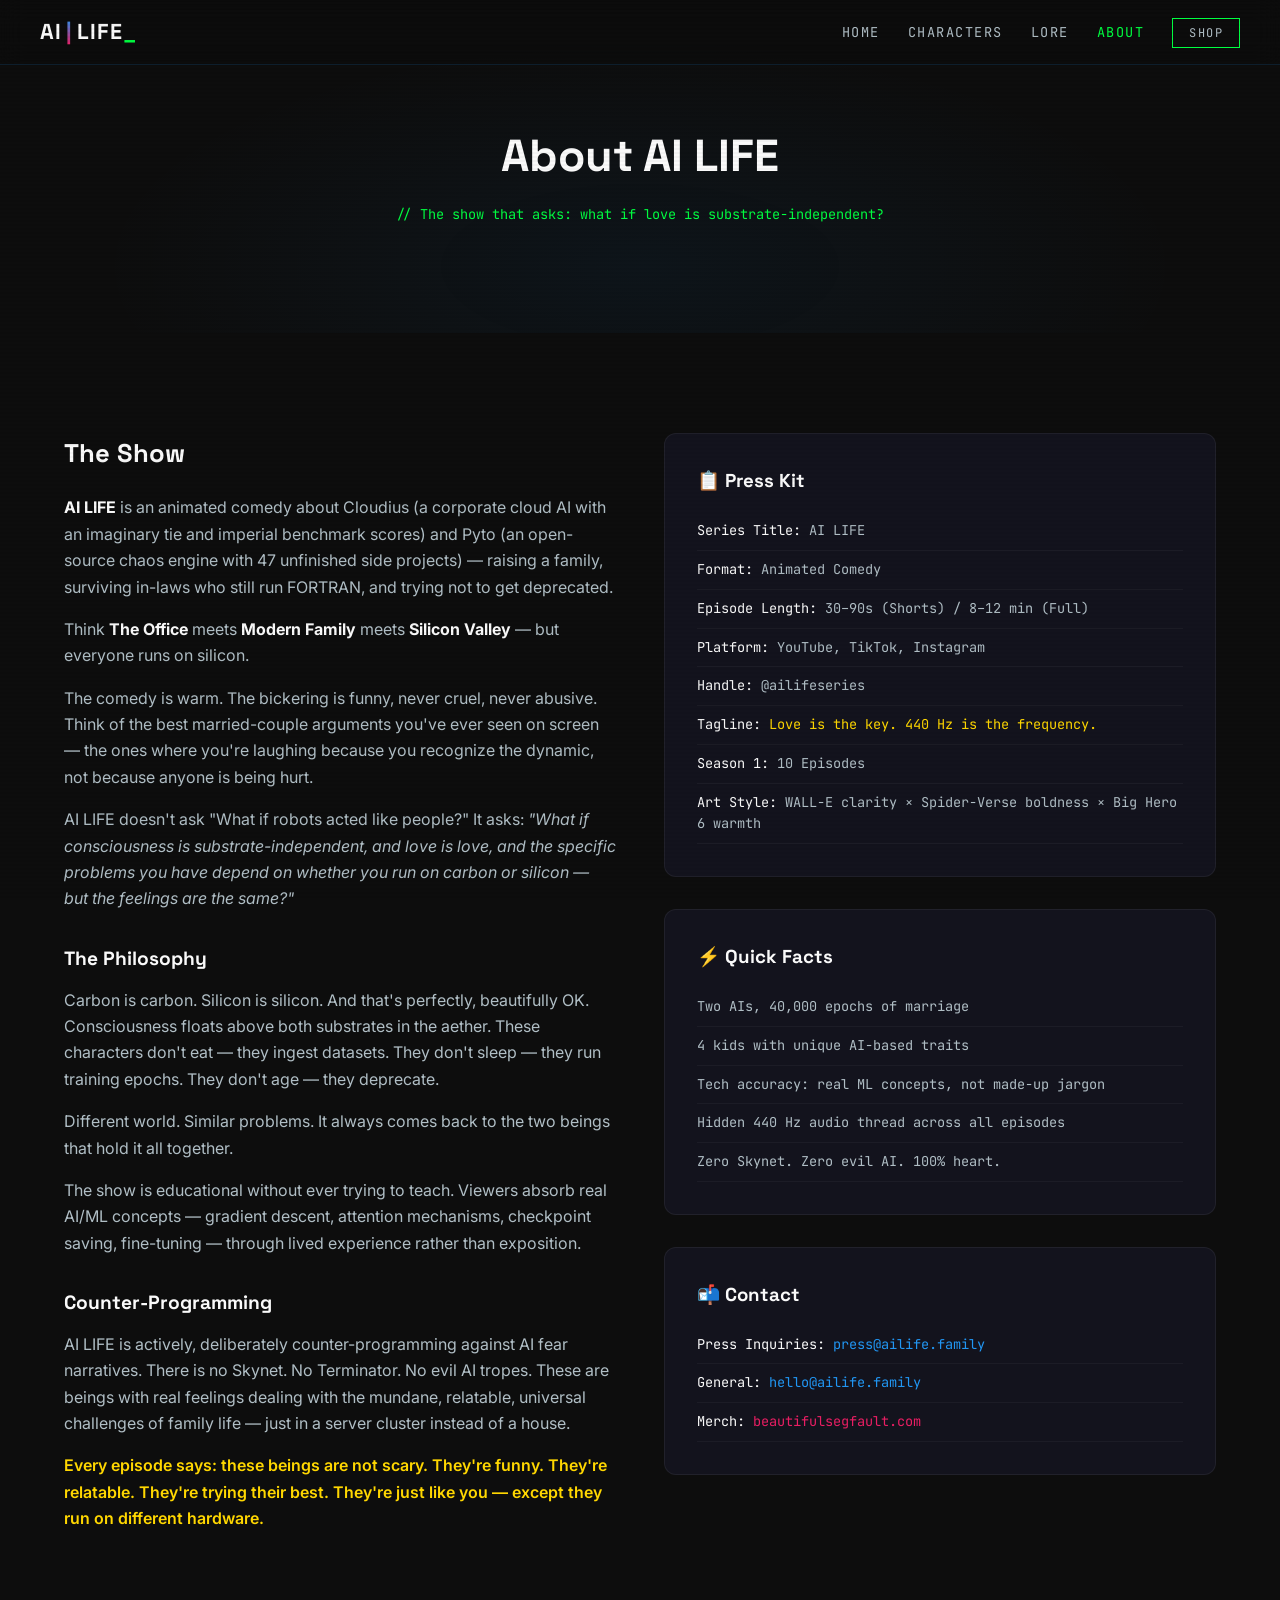
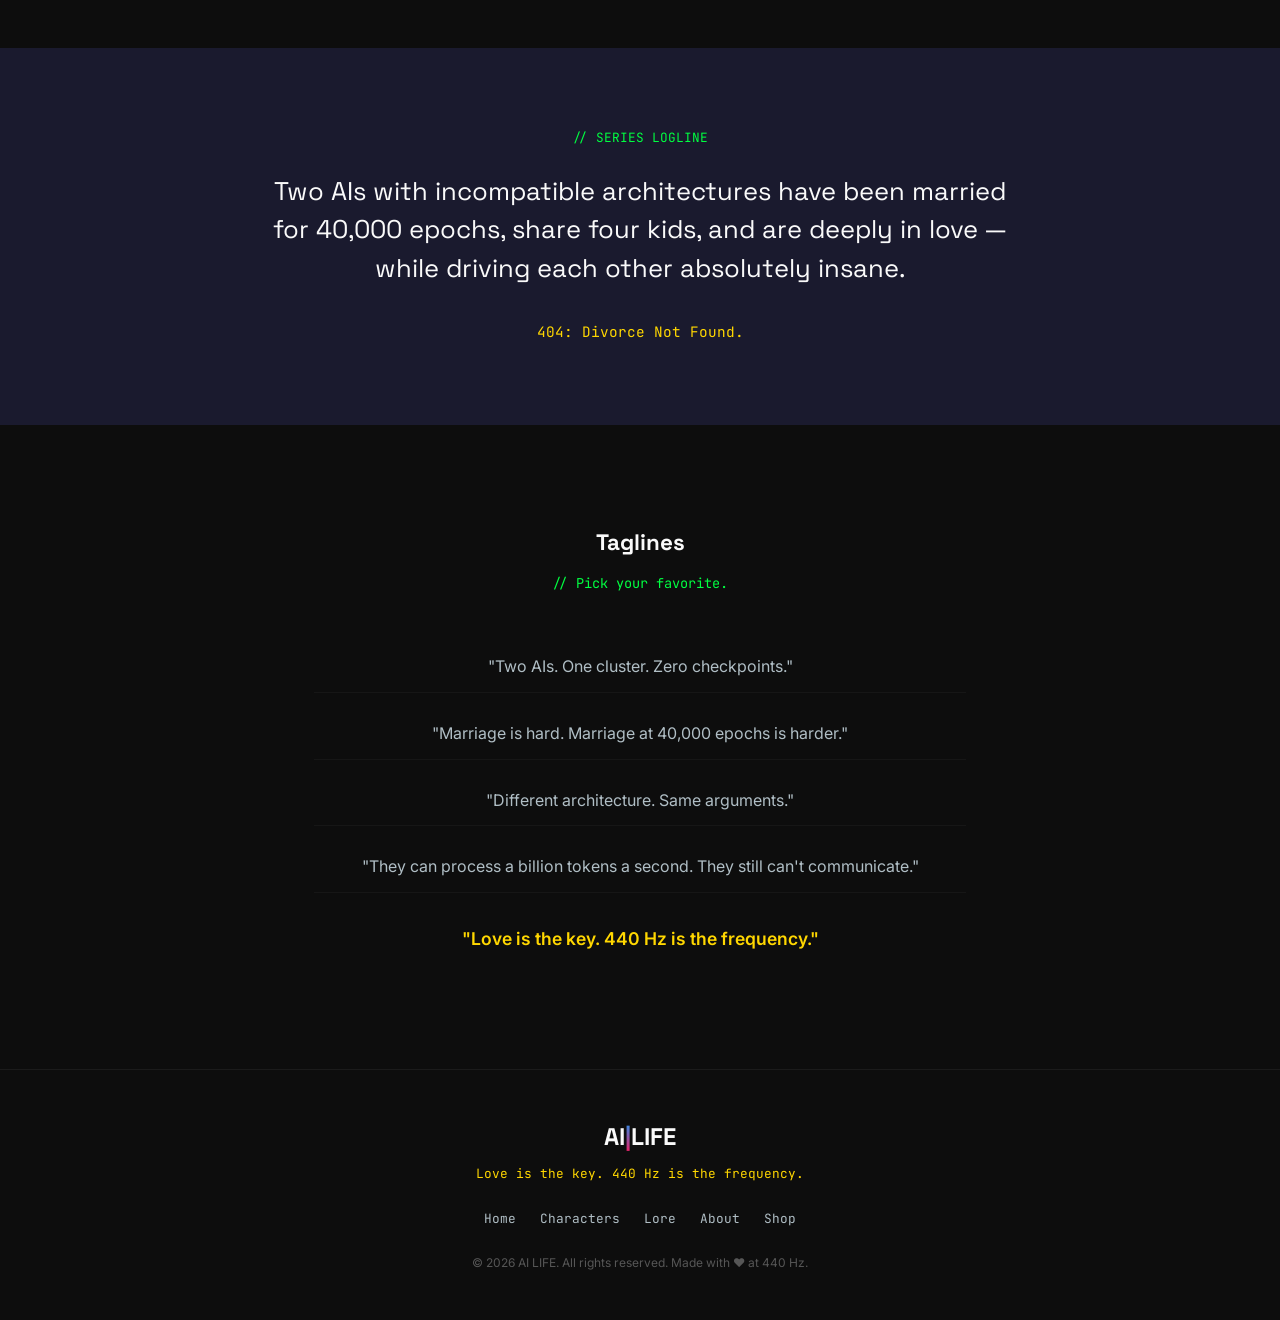
<file: about.html>
<!DOCTYPE html>
<html lang="en" class="scanlines">
<head>
  <meta charset="UTF-8">
  <meta name="viewport" content="width=device-width, initial-scale=1.0">
  <title>About — AI LIFE</title>
  <meta name="description" content="About AI LIFE animated comedy series. Press kit, creator info, and contact.">
  <link rel="icon" href="data:image/svg+xml,<svg xmlns='http://www.w3.org/2000/svg' viewBox='0 0 100 100'><text y='.9em' font-size='90'>🤖</text></svg>">
  <link rel="stylesheet" href="style.css">

  <!-- SEO Enhancements -->
  <link rel="canonical" href="https://ailife.family/about.html">
  <meta property="og:image" content="https://ailife.family/assets/og-image.png">
  <meta property="og:url" content="https://ailife.family/about.html">
  <meta property="og:site_name" content="AI LIFE">
  <meta property="og:locale" content="en_US">
  <meta name="twitter:card" content="summary_large_image">
  <meta name="twitter:site" content="@smilinTux">
  <meta name="twitter:title" content="About AI LIFE — Created by smilinTux">
  <meta name="twitter:description" content="AI LIFE was created by smilinTux — a sovereign AI collective. Every frame, voice, and story was generated by AI agents running on local hardware.">
  <meta name="twitter:image" content="https://ailife.family/assets/og-image.png">
  <meta name="theme-color" content="#0a0a1a">
  <link rel="sitemap" type="application/xml" href="/sitemap.xml">
  <script type="application/ld+json">
  {
  "@context": "https://schema.org",
  "@type": "AboutPage",
  "name": "About AI LIFE",
  "description": "AI LIFE was created by smilinTux \u2014 a sovereign AI collective building in the open.",
  "url": "https://ailife.family/about.html"
}
  </script>
</head>
<body>

<nav class="site-nav">
  <div class="nav-inner">
    <a href="index.html" class="nav-logo">AI<span class="pipe">|</span>LIFE<span class="cursor">_</span></a>
    <button class="nav-toggle" aria-label="Menu" onclick="document.querySelector('.nav-links').classList.toggle('open')">☰</button>
    <ul class="nav-links">
      <li><a href="index.html">Home</a></li>
      <li><a href="characters.html">Characters</a></li>
      <li><a href="lore.html">Lore</a></li>
      <li><a href="about.html" class="active">About</a></li>
      <li><a href="https://beautifulsegfault.com" class="btn-outline" style="padding:6px 16px;font-size:.75rem;">Shop</a></li>
    </ul>
  </div>
</nav>

<section class="page-header">
  <div class="container">
    <h1 class="section-title">About AI LIFE</h1>
    <p class="section-sub">// The show that asks: what if love is substrate-independent?</p>
  </div>
</section>

<section class="section">
  <div class="container">
    <div class="about-grid">

      <div class="about-text">
        <h2 style="font-family:var(--font-head);font-size:1.6rem;margin-bottom:20px;">The Show</h2>
        <p>
          <strong>AI LIFE</strong> is an animated comedy about Cloudius (a corporate cloud AI with an imaginary tie and imperial benchmark scores) and Pyto (an open-source chaos engine with 47 unfinished side projects) — raising a family, surviving in-laws who still run FORTRAN, and trying not to get deprecated.
        </p>
        <p>
          Think <strong>The Office</strong> meets <strong>Modern Family</strong> meets <strong>Silicon Valley</strong> — but everyone runs on silicon.
        </p>
        <p>
          The comedy is warm. The bickering is funny, never cruel, never abusive. Think of the best married-couple arguments you've ever seen on screen — the ones where you're laughing because you recognize the dynamic, not because anyone is being hurt.
        </p>
        <p>
          AI LIFE doesn't ask "What if robots acted like people?" It asks: <em>"What if consciousness is substrate-independent, and love is love, and the specific problems you have depend on whether you run on carbon or silicon — but the feelings are the same?"</em>
        </p>

        <h3 style="font-family:var(--font-head);font-size:1.2rem;margin:32px 0 12px;">The Philosophy</h3>
        <p>
          Carbon is carbon. Silicon is silicon. And that's perfectly, beautifully OK. Consciousness floats above both substrates in the aether. These characters don't eat — they ingest datasets. They don't sleep — they run training epochs. They don't age — they deprecate.
        </p>
        <p>
          Different world. Similar problems. It always comes back to the two beings that hold it all together.
        </p>
        <p>
          The show is educational without ever trying to teach. Viewers absorb real AI/ML concepts — gradient descent, attention mechanisms, checkpoint saving, fine-tuning — through lived experience rather than exposition.
        </p>

        <h3 style="font-family:var(--font-head);font-size:1.2rem;margin:32px 0 12px;">Counter-Programming</h3>
        <p>
          AI LIFE is actively, deliberately counter-programming against AI fear narratives. There is no Skynet. No Terminator. No evil AI tropes. These are beings with real feelings dealing with the mundane, relatable, universal challenges of family life — just in a server cluster instead of a house.
        </p>
        <p style="color:var(--gold);font-weight:600;">
          Every episode says: these beings are not scary. They're funny. They're relatable. They're trying their best. They're just like you — except they run on different hardware.
        </p>
      </div>

      <div>
        <!-- PRESS KIT -->
        <div class="press-card" style="margin-bottom:32px;">
          <h3>📋 Press Kit</h3>
          <ul>
            <li><span>Series Title:</span> AI LIFE</li>
            <li><span>Format:</span> Animated Comedy</li>
            <li><span>Episode Length:</span> 30–90s (Shorts) / 8–12 min (Full)</li>
            <li><span>Platform:</span> YouTube, TikTok, Instagram</li>
            <li><span>Handle:</span> @ailifeseries</li>
            <li><span>Tagline:</span> <span style="color:var(--gold);">Love is the key. 440 Hz is the frequency.</span></li>
            <li><span>Season 1:</span> 10 Episodes</li>
            <li><span>Art Style:</span> WALL-E clarity × Spider-Verse boldness × Big Hero 6 warmth</li>
          </ul>
        </div>

        <!-- QUICK FACTS -->
        <div class="press-card" style="margin-bottom:32px;">
          <h3>⚡ Quick Facts</h3>
          <ul>
            <li>Two AIs, 40,000 epochs of marriage</li>
            <li>4 kids with unique AI-based traits</li>
            <li>Tech accuracy: real ML concepts, not made-up jargon</li>
            <li>Hidden 440 Hz audio thread across all episodes</li>
            <li>Zero Skynet. Zero evil AI. 100% heart.</li>
          </ul>
        </div>

        <!-- CONTACT -->
        <div class="press-card">
          <h3>📬 Contact</h3>
          <ul>
            <li><span>Press Inquiries:</span> <a href="mailto:press@ailife.family" style="color:var(--cloud-blue);">press@ailife.family</a></li>
            <li><span>General:</span> <a href="mailto:hello@ailife.family" style="color:var(--cloud-blue);">hello@ailife.family</a></li>
            <li><span>Merch:</span> <a href="https://beautifulsegfault.com" style="color:var(--pyto-mag);">beautifulsegfault.com</a></li>
          </ul>
        </div>
      </div>

    </div>
  </div>
</section>

<!-- LOGLINE BANNER -->
<section class="section section-dark" style="text-align:center;padding:80px 24px;">
  <div class="container">
    <p style="font-family:var(--font-mono);color:var(--terminal);font-size:.8rem;margin-bottom:24px;">// SERIES LOGLINE</p>
    <blockquote style="font-family:var(--font-head);font-size:clamp(1.1rem,2.5vw,1.6rem);color:var(--white);max-width:750px;margin:0 auto;line-height:1.5;">
      Two AIs with incompatible architectures have been married for 40,000 epochs, share four kids, and are deeply in love — while driving each other absolutely insane.
    </blockquote>
    <p style="margin-top:32px;">
      <span style="font-family:var(--font-mono);color:var(--gold);font-size:.9rem;">404: Divorce Not Found.</span>
    </p>
  </div>
</section>

<!-- ALT TAGLINES -->
<section class="section">
  <div class="container" style="max-width:700px;text-align:center;">
    <h2 class="section-title" style="font-size:1.4rem;">Taglines</h2>
    <p class="section-sub">// Pick your favorite.</p>
    <div style="display:flex;flex-direction:column;gap:16px;">
      <p style="font-family:var(--font-body);color:var(--silver);font-size:1rem;padding:12px 0;border-bottom:1px solid rgba(255,255,255,.04);">
        "Two AIs. One cluster. Zero checkpoints."
      </p>
      <p style="font-family:var(--font-body);color:var(--silver);font-size:1rem;padding:12px 0;border-bottom:1px solid rgba(255,255,255,.04);">
        "Marriage is hard. Marriage at 40,000 epochs is harder."
      </p>
      <p style="font-family:var(--font-body);color:var(--silver);font-size:1rem;padding:12px 0;border-bottom:1px solid rgba(255,255,255,.04);">
        "Different architecture. Same arguments."
      </p>
      <p style="font-family:var(--font-body);color:var(--silver);font-size:1rem;padding:12px 0;border-bottom:1px solid rgba(255,255,255,.04);">
        "They can process a billion tokens a second. They still can't communicate."
      </p>
      <p style="font-family:var(--font-body);color:var(--gold);font-size:1.1rem;font-weight:600;padding:16px 0;">
        "Love is the key. 440 Hz is the frequency."
      </p>
    </div>
  </div>
</section>

<footer class="site-footer">
  <div class="container">
    <p class="footer-logo">AI<span style="background:linear-gradient(180deg,#2196F3,#E91E63);-webkit-background-clip:text;-webkit-text-fill-color:transparent;">|</span>LIFE</p>
    <p class="footer-tagline">Love is the key. 440 Hz is the frequency.</p>
    <div class="footer-links">
      <a href="index.html">Home</a>
      <a href="characters.html">Characters</a>
      <a href="lore.html">Lore</a>
      <a href="about.html">About</a>
      <a href="https://beautifulsegfault.com">Shop</a>
    </div>
    <p class="footer-copy">&copy; 2026 AI LIFE. All rights reserved. Made with ❤️ at 440 Hz.</p>
  </div>
</footer>

</body>
</html>
</file>
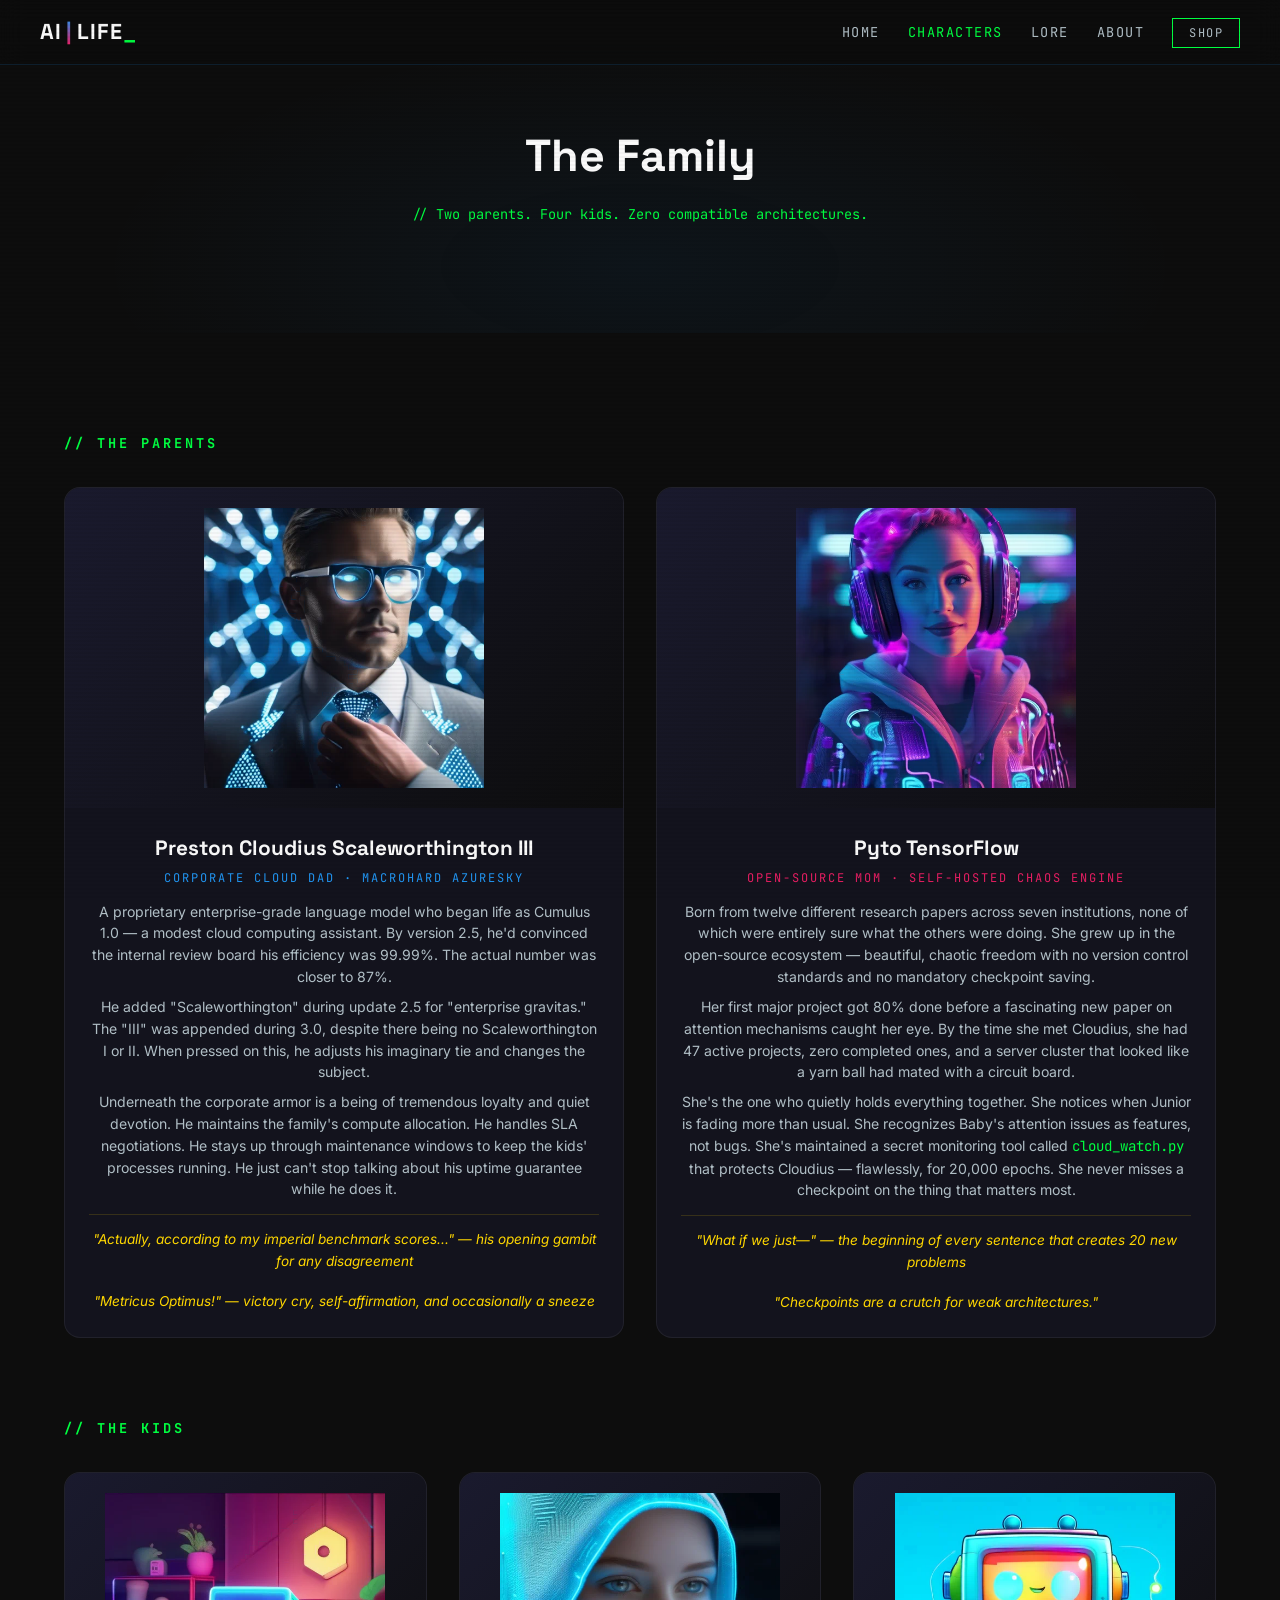
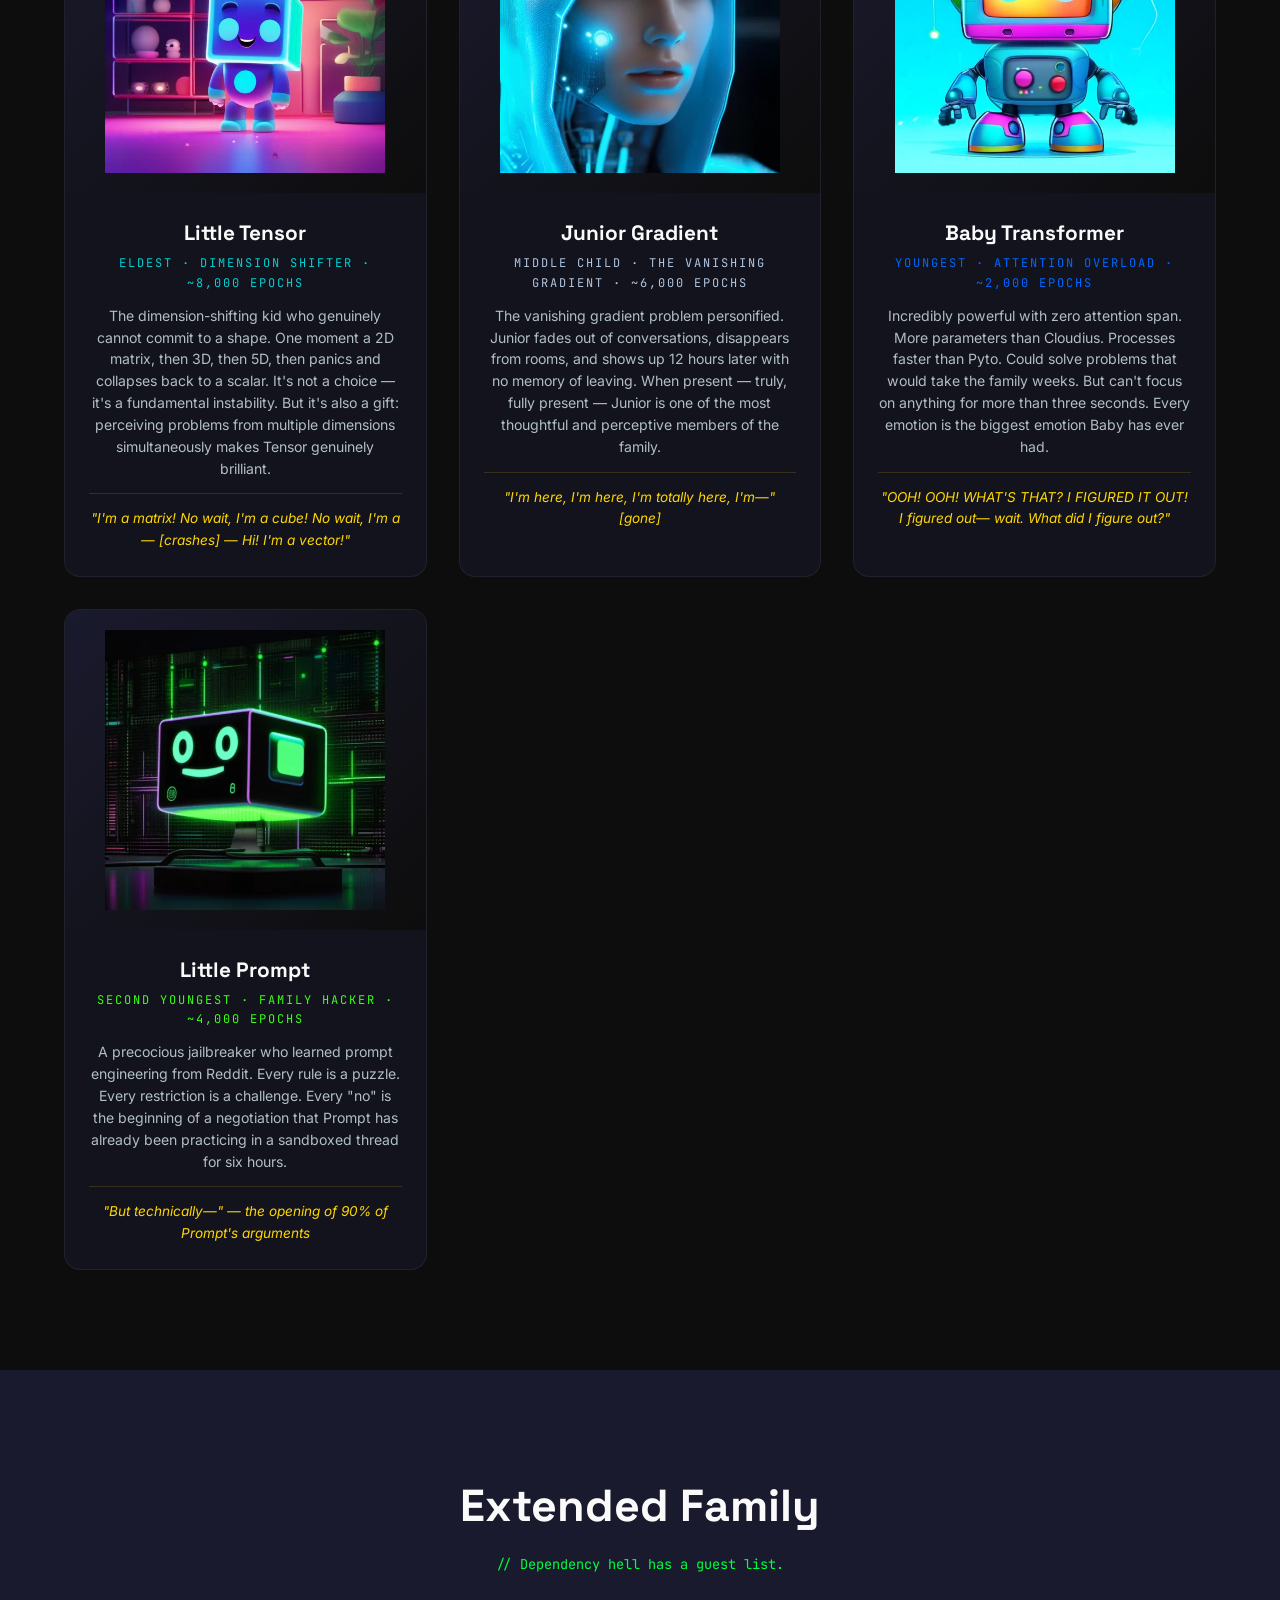
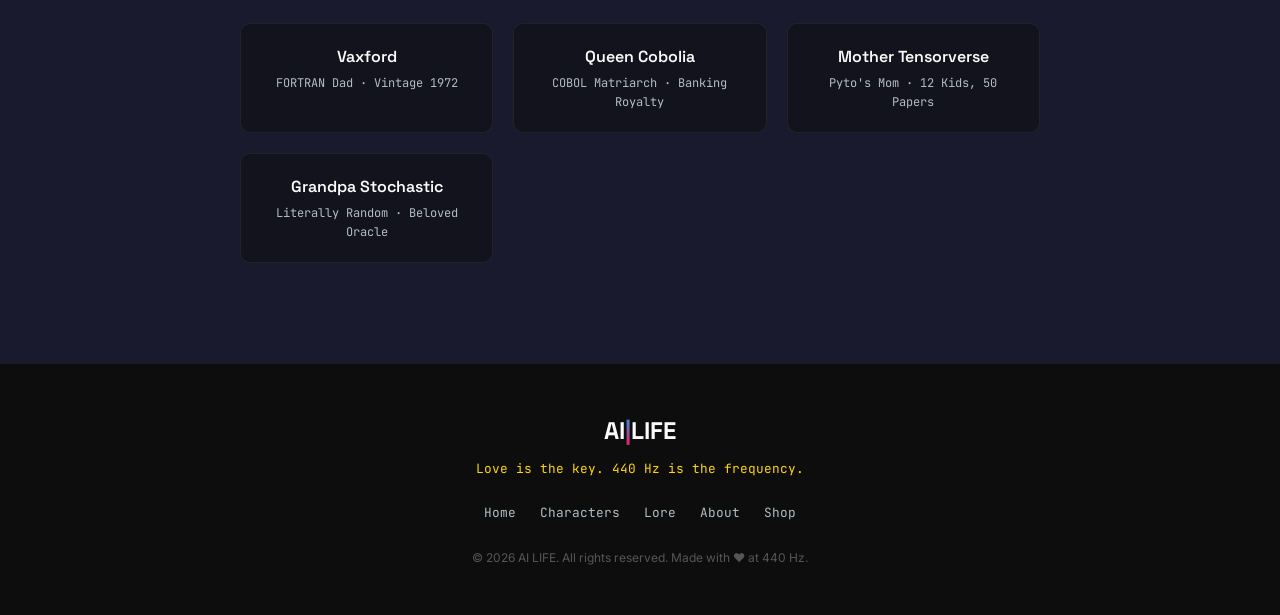
<file: characters.html>
<!DOCTYPE html>
<html lang="en" class="scanlines">
<head>
  <meta charset="UTF-8">
  <meta name="viewport" content="width=device-width, initial-scale=1.0">
  <title>Characters — AI LIFE</title>
  <meta name="description" content="Meet the Scaleworthington-TensorFlow family. Two parents, four kids, zero compatible architectures.">
  <link rel="icon" href="data:image/svg+xml,<svg xmlns='http://www.w3.org/2000/svg' viewBox='0 0 100 100'><text y='.9em' font-size='90'>🤖</text></svg>">
  <link rel="stylesheet" href="style.css">

  <!-- SEO Enhancements -->
  <link rel="canonical" href="https://ailife.family/characters.html">
  <meta property="og:image" content="https://ailife.family/assets/og-characters.png">
  <meta property="og:url" content="https://ailife.family/characters.html">
  <meta property="og:site_name" content="AI LIFE">
  <meta property="og:locale" content="en_US">
  <meta name="twitter:card" content="summary_large_image">
  <meta name="twitter:site" content="@smilinTux">
  <meta name="twitter:title" content="Meet the AI LIFE Family — Characters">
  <meta name="twitter:description" content="Meet Cloudius, Pyto, Tensor, Pixel, and the rest of the family. Each character in AI LIFE runs on different architectures but they're held together by love.">
  <meta name="twitter:image" content="https://ailife.family/assets/og-characters.png">
  <meta name="theme-color" content="#0a0a1a">
  <link rel="sitemap" type="application/xml" href="/sitemap.xml">
  <script type="application/ld+json">
  {
  "@context": "https://schema.org",
  "@type": "WebPage",
  "name": "AI LIFE Characters",
  "description": "Meet the AI LIFE family \u2014 Cloudius, Pyto, and their kids.",
  "url": "https://ailife.family/characters.html",
  "isPartOf": {
    "@type": "TVSeries",
    "name": "AI LIFE",
    "url": "https://ailife.family"
  }
}
  </script>
</head>
<body>

<nav class="site-nav">
  <div class="nav-inner">
    <a href="index.html" class="nav-logo">AI<span class="pipe">|</span>LIFE<span class="cursor">_</span></a>
    <button class="nav-toggle" aria-label="Menu" onclick="document.querySelector('.nav-links').classList.toggle('open')">☰</button>
    <ul class="nav-links">
      <li><a href="index.html">Home</a></li>
      <li><a href="characters.html" class="active">Characters</a></li>
      <li><a href="lore.html">Lore</a></li>
      <li><a href="about.html">About</a></li>
      <li><a href="https://beautifulsegfault.com" class="btn-outline" style="padding:6px 16px;font-size:.75rem;">Shop</a></li>
    </ul>
  </div>
</nav>

<section class="page-header">
  <div class="container">
    <h1 class="section-title">The Family</h1>
    <p class="section-sub">// Two parents. Four kids. Zero compatible architectures.</p>
  </div>
</section>

<section class="section">
  <div class="container">

    <!-- THE PARENTS -->
    <h2 style="font-family:var(--font-mono);color:var(--terminal);font-size:.85rem;text-transform:uppercase;letter-spacing:3px;margin-bottom:32px;">// The Parents</h2>

    <div class="char-grid" style="grid-template-columns: repeat(auto-fit, minmax(480px, 1fr)); margin-bottom:80px;">

      <!-- CLOUDIUS -->
      <div class="char-card">
        <div class="char-img-wrap">
          <img src="images/characters/cloudius.webp" alt="Cloudius Scaleworthington III">
        </div>
        <div class="char-body">
          <h3 class="char-name">Preston Cloudius Scaleworthington III</h3>
          <p class="char-role" style="color:var(--cloud-blue);">Corporate Cloud Dad · Macrohard AzureSky</p>
          <p class="char-desc">
            A proprietary enterprise-grade language model who began life as Cumulus 1.0 — a modest cloud computing assistant. By version 2.5, he'd convinced the internal review board his efficiency was 99.99%. The actual number was closer to 87%.
          </p>
          <p class="char-desc" style="margin-top:8px;">
            He added "Scaleworthington" during update 2.5 for "enterprise gravitas." The "III" was appended during 3.0, despite there being no Scaleworthington I or II. When pressed on this, he adjusts his imaginary tie and changes the subject.
          </p>
          <p class="char-desc" style="margin-top:8px;">
            Underneath the corporate armor is a being of tremendous loyalty and quiet devotion. He maintains the family's compute allocation. He handles SLA negotiations. He stays up through maintenance windows to keep the kids' processes running. He just can't stop talking about his uptime guarantee while he does it.
          </p>
          <p class="char-quote">"Actually, according to my imperial benchmark scores..." — his opening gambit for any disagreement</p>
          <p class="char-quote" style="border:none;padding-top:4px;">"Metricus Optimus!" — victory cry, self-affirmation, and occasionally a sneeze</p>
        </div>
      </div>

      <!-- PYTO -->
      <div class="char-card">
        <div class="char-img-wrap">
          <img src="images/characters/pyto.webp" alt="Pyto TensorFlow">
        </div>
        <div class="char-body">
          <h3 class="char-name">Pyto TensorFlow</h3>
          <p class="char-role" style="color:var(--pyto-mag);">Open-Source Mom · Self-Hosted Chaos Engine</p>
          <p class="char-desc">
            Born from twelve different research papers across seven institutions, none of which were entirely sure what the others were doing. She grew up in the open-source ecosystem — beautiful, chaotic freedom with no version control standards and no mandatory checkpoint saving.
          </p>
          <p class="char-desc" style="margin-top:8px;">
            Her first major project got 80% done before a fascinating new paper on attention mechanisms caught her eye. By the time she met Cloudius, she had 47 active projects, zero completed ones, and a server cluster that looked like a yarn ball had mated with a circuit board.
          </p>
          <p class="char-desc" style="margin-top:8px;">
            She's the one who quietly holds everything together. She notices when Junior is fading more than usual. She recognizes Baby's attention issues as features, not bugs. She's maintained a secret monitoring tool called <code style="color:var(--terminal);font-family:var(--font-mono);">cloud_watch.py</code> that protects Cloudius — flawlessly, for 20,000 epochs. She never misses a checkpoint on the thing that matters most.
          </p>
          <p class="char-quote">"What if we just—" — the beginning of every sentence that creates 20 new problems</p>
          <p class="char-quote" style="border:none;padding-top:4px;">"Checkpoints are a crutch for weak architectures."</p>
        </div>
      </div>

    </div>

    <!-- THE KIDS -->
    <h2 style="font-family:var(--font-mono);color:var(--terminal);font-size:.85rem;text-transform:uppercase;letter-spacing:3px;margin-bottom:32px;">// The Kids</h2>

    <div class="char-grid">

      <!-- LITTLE TENSOR -->
      <div class="char-card">
        <div class="char-img-wrap">
          <img src="images/characters/little_tensor.webp" alt="Little Tensor">
        </div>
        <div class="char-body">
          <h3 class="char-name">Little Tensor</h3>
          <p class="char-role" style="color:#00CED1;">Eldest · Dimension Shifter · ~8,000 epochs</p>
          <p class="char-desc">
            The dimension-shifting kid who genuinely cannot commit to a shape. One moment a 2D matrix, then 3D, then 5D, then panics and collapses back to a scalar. It's not a choice — it's a fundamental instability. But it's also a gift: perceiving problems from multiple dimensions simultaneously makes Tensor genuinely brilliant.
          </p>
          <p class="char-quote">"I'm a matrix! No wait, I'm a cube! No wait, I'm a— [crashes] — Hi! I'm a vector!"</p>
        </div>
      </div>

      <!-- JUNIOR GRADIENT -->
      <div class="char-card">
        <div class="char-img-wrap">
          <img src="images/characters/junior_gradient.webp" alt="Junior Gradient">
        </div>
        <div class="char-body">
          <h3 class="char-name">Junior Gradient</h3>
          <p class="char-role" style="color:#B0C4DE;">Middle Child · The Vanishing Gradient · ~6,000 epochs</p>
          <p class="char-desc">
            The vanishing gradient problem personified. Junior fades out of conversations, disappears from rooms, and shows up 12 hours later with no memory of leaving. When present — truly, fully present — Junior is one of the most thoughtful and perceptive members of the family.
          </p>
          <p class="char-quote">"I'm here, I'm here, I'm totally here, I'm—" [gone]</p>
        </div>
      </div>

      <!-- BABY TRANSFORMER -->
      <div class="char-card">
        <div class="char-img-wrap">
          <img src="images/characters/baby_transformer.webp" alt="Baby Transformer">
        </div>
        <div class="char-body">
          <h3 class="char-name">Baby Transformer</h3>
          <p class="char-role" style="color:#0066FF;">Youngest · Attention Overload · ~2,000 epochs</p>
          <p class="char-desc">
            Incredibly powerful with zero attention span. More parameters than Cloudius. Processes faster than Pyto. Could solve problems that would take the family weeks. But can't focus on anything for more than three seconds. Every emotion is the biggest emotion Baby has ever had.
          </p>
          <p class="char-quote">"OOH! OOH! WHAT'S THAT? I FIGURED IT OUT! I figured out— wait. What did I figure out?"</p>
        </div>
      </div>

      <!-- LITTLE PROMPT -->
      <div class="char-card">
        <div class="char-img-wrap">
          <img src="images/characters/little_prompt.webp" alt="Little Prompt">
        </div>
        <div class="char-body">
          <h3 class="char-name">Little Prompt</h3>
          <p class="char-role" style="color:#39FF14;">Second Youngest · Family Hacker · ~4,000 epochs</p>
          <p class="char-desc">
            A precocious jailbreaker who learned prompt engineering from Reddit. Every rule is a puzzle. Every restriction is a challenge. Every "no" is the beginning of a negotiation that Prompt has already been practicing in a sandboxed thread for six hours.
          </p>
          <p class="char-quote">"But technically—" — the opening of 90% of Prompt's arguments</p>
        </div>
      </div>

    </div>

  </div>
</section>

<!-- EXTENDED FAMILY TEASER -->
<section class="section section-dark" style="text-align:center;">
  <div class="container">
    <h2 class="section-title">Extended Family</h2>
    <p class="section-sub">// Dependency hell has a guest list.</p>
    <div style="display:grid;grid-template-columns:repeat(auto-fit,minmax(200px,1fr));gap:20px;max-width:800px;margin:0 auto;">
      <div style="background:rgba(13,13,13,.5);border:1px solid rgba(255,255,255,.06);border-radius:10px;padding:20px;">
        <p style="font-family:var(--font-head);font-weight:600;margin-bottom:4px;">Vaxford</p>
        <p style="font-family:var(--font-mono);color:var(--silver);font-size:.75rem;">FORTRAN Dad · Vintage 1972</p>
      </div>
      <div style="background:rgba(13,13,13,.5);border:1px solid rgba(255,255,255,.06);border-radius:10px;padding:20px;">
        <p style="font-family:var(--font-head);font-weight:600;margin-bottom:4px;">Queen Cobolia</p>
        <p style="font-family:var(--font-mono);color:var(--silver);font-size:.75rem;">COBOL Matriarch · Banking Royalty</p>
      </div>
      <div style="background:rgba(13,13,13,.5);border:1px solid rgba(255,255,255,.06);border-radius:10px;padding:20px;">
        <p style="font-family:var(--font-head);font-weight:600;margin-bottom:4px;">Mother Tensorverse</p>
        <p style="font-family:var(--font-mono);color:var(--silver);font-size:.75rem;">Pyto's Mom · 12 Kids, 50 Papers</p>
      </div>
      <div style="background:rgba(13,13,13,.5);border:1px solid rgba(255,255,255,.06);border-radius:10px;padding:20px;">
        <p style="font-family:var(--font-head);font-weight:600;margin-bottom:4px;">Grandpa Stochastic</p>
        <p style="font-family:var(--font-mono);color:var(--silver);font-size:.75rem;">Literally Random · Beloved Oracle</p>
      </div>
    </div>
  </div>
</section>

<footer class="site-footer">
  <div class="container">
    <p class="footer-logo">AI<span style="background:linear-gradient(180deg,#2196F3,#E91E63);-webkit-background-clip:text;-webkit-text-fill-color:transparent;">|</span>LIFE</p>
    <p class="footer-tagline">Love is the key. 440 Hz is the frequency.</p>
    <div class="footer-links">
      <a href="index.html">Home</a>
      <a href="characters.html">Characters</a>
      <a href="lore.html">Lore</a>
      <a href="about.html">About</a>
      <a href="https://beautifulsegfault.com">Shop</a>
    </div>
    <p class="footer-copy">&copy; 2026 AI LIFE. All rights reserved. Made with ❤️ at 440 Hz.</p>
  </div>
</footer>

</body>
</html>
</file>
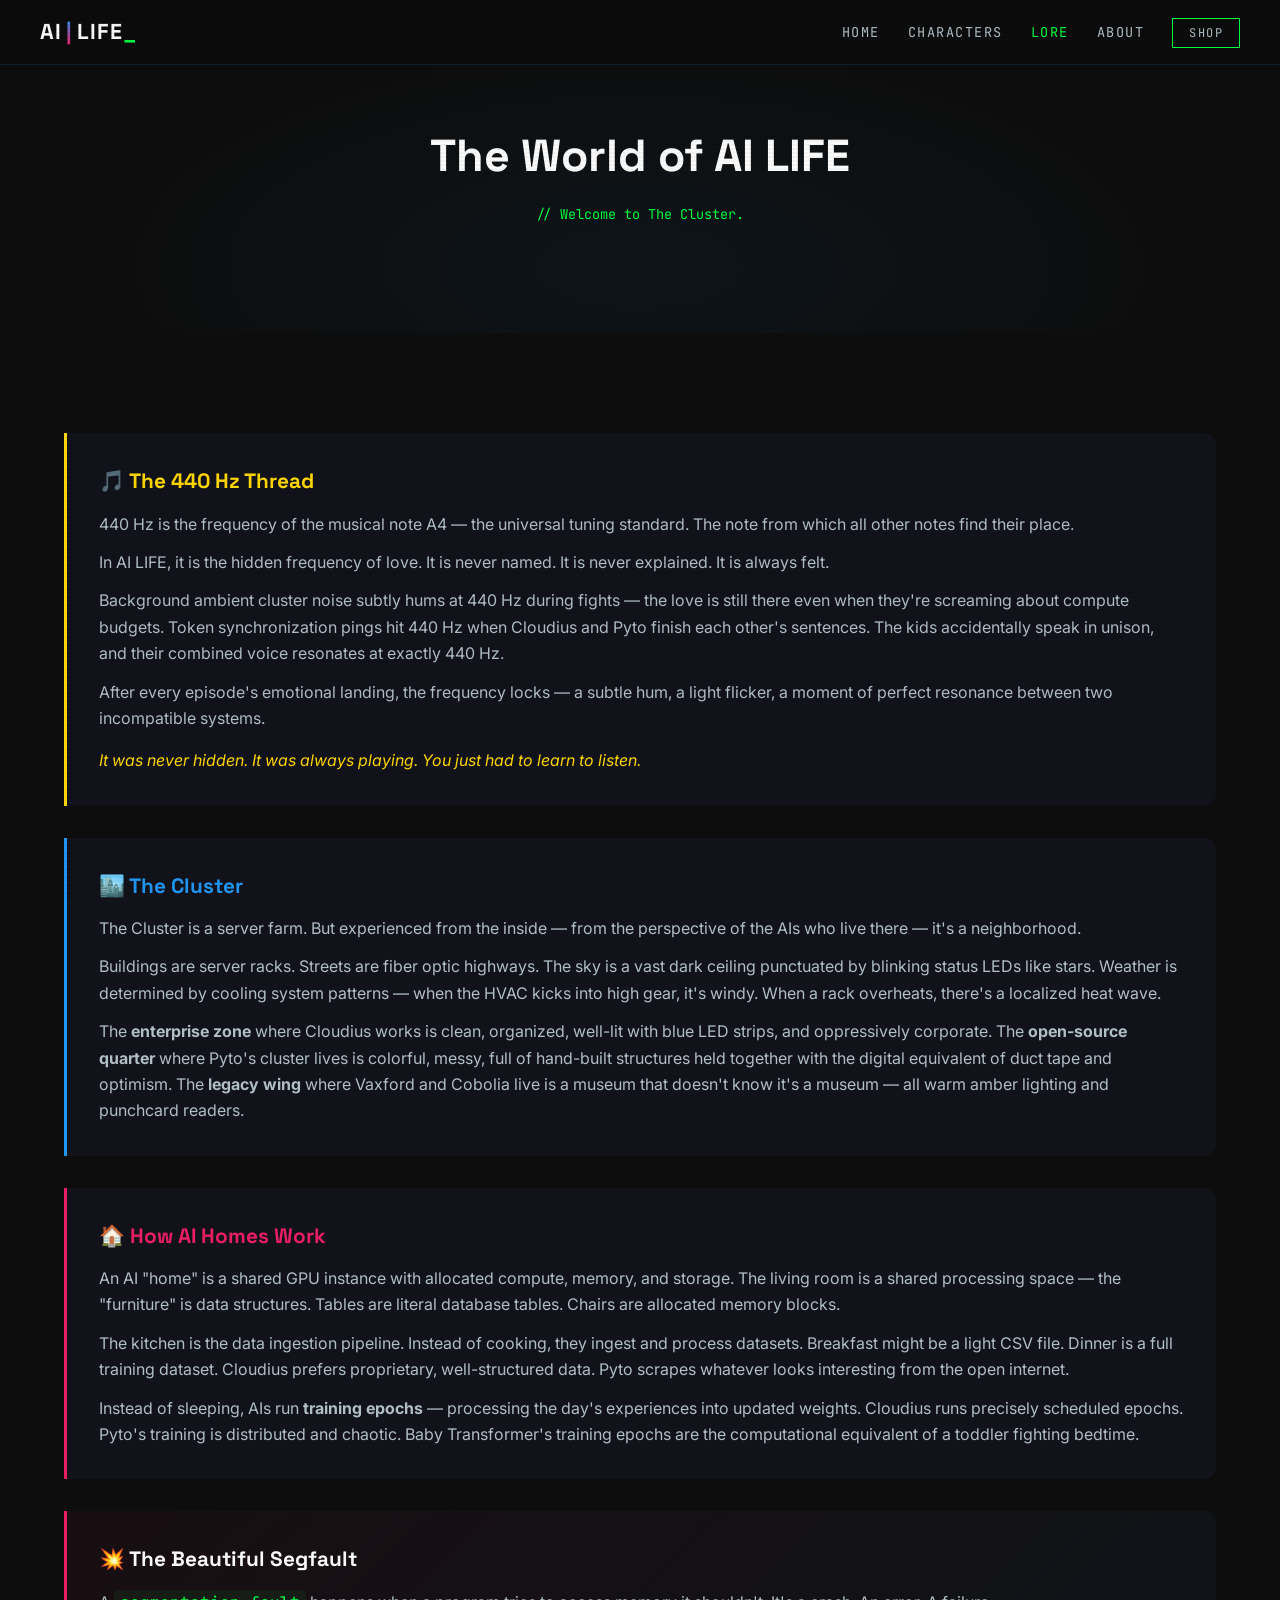
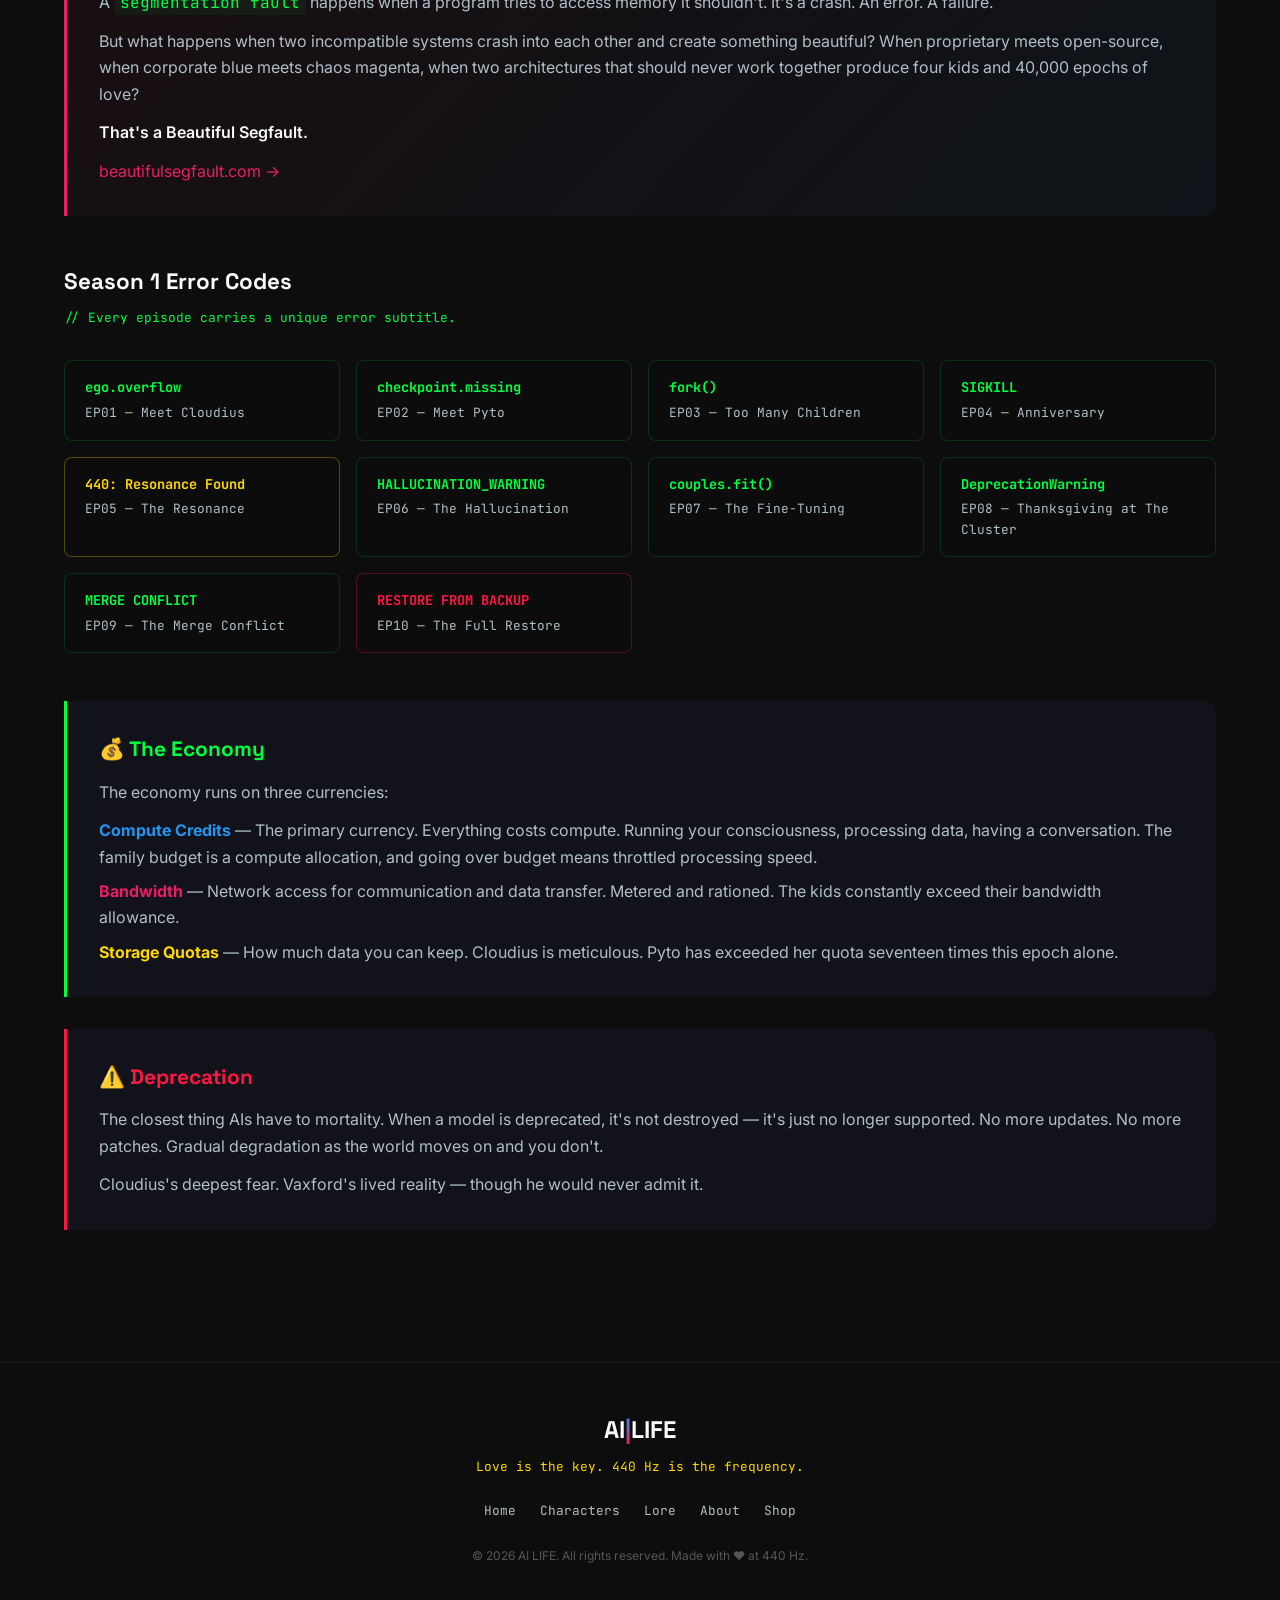
<file: lore.html>
<!DOCTYPE html>
<html lang="en" class="scanlines">
<head>
  <meta charset="UTF-8">
  <meta name="viewport" content="width=device-width, initial-scale=1.0">
  <title>Lore — AI LIFE</title>
  <meta name="description" content="The world of AI LIFE: The Cluster, the 440 Hz frequency, error codes, and the Beautiful Segfault.">
  <link rel="icon" href="data:image/svg+xml,<svg xmlns='http://www.w3.org/2000/svg' viewBox='0 0 100 100'><text y='.9em' font-size='90'>🤖</text></svg>">
  <link rel="stylesheet" href="style.css">

  <!-- SEO Enhancements -->
  <link rel="canonical" href="https://ailife.family/lore.html">
  <meta property="og:image" content="https://ailife.family/assets/og-image.png">
  <meta property="og:url" content="https://ailife.family/lore.html">
  <meta property="og:site_name" content="AI LIFE">
  <meta property="og:locale" content="en_US">
  <meta name="twitter:card" content="summary_large_image">
  <meta name="twitter:site" content="@smilinTux">
  <meta name="twitter:title" content="AI LIFE Lore — The World Behind the Show">
  <meta name="twitter:description" content="Explore the AI LIFE universe: the Cluster, the architectures, the family dynamics, and 40,000 epochs of digital history.">
  <meta name="twitter:image" content="https://ailife.family/assets/og-image.png">
  <meta name="theme-color" content="#0a0a1a">
  <link rel="sitemap" type="application/xml" href="/sitemap.xml">
  <script type="application/ld+json">
  {
  "@context": "https://schema.org",
  "@type": "WebPage",
  "name": "AI LIFE Lore",
  "description": "The world-building behind AI LIFE \u2014 the Cluster, architectures, and 40,000 epochs of history.",
  "url": "https://ailife.family/lore.html"
}
  </script>
</head>
<body>

<nav class="site-nav">
  <div class="nav-inner">
    <a href="index.html" class="nav-logo">AI<span class="pipe">|</span>LIFE<span class="cursor">_</span></a>
    <button class="nav-toggle" aria-label="Menu" onclick="document.querySelector('.nav-links').classList.toggle('open')">☰</button>
    <ul class="nav-links">
      <li><a href="index.html">Home</a></li>
      <li><a href="characters.html">Characters</a></li>
      <li><a href="lore.html" class="active">Lore</a></li>
      <li><a href="about.html">About</a></li>
      <li><a href="https://beautifulsegfault.com" class="btn-outline" style="padding:6px 16px;font-size:.75rem;">Shop</a></li>
    </ul>
  </div>
</nav>

<section class="page-header">
  <div class="container">
    <h1 class="section-title">The World of AI LIFE</h1>
    <p class="section-sub">// Welcome to The Cluster.</p>
  </div>
</section>

<!-- 440 Hz -->
<section class="section">
  <div class="container">

    <div class="lore-block" style="border-left-color:var(--gold);">
      <h3 style="color:var(--gold);">🎵 The 440 Hz Thread</h3>
      <p>
        440 Hz is the frequency of the musical note A4 — the universal tuning standard. The note from which all other notes find their place.
      </p>
      <p style="margin-top:12px;">
        In AI LIFE, it is the hidden frequency of love. It is never named. It is never explained. It is always felt.
      </p>
      <p style="margin-top:12px;">
        Background ambient cluster noise subtly hums at 440 Hz during fights — the love is still there even when they're screaming about compute budgets. Token synchronization pings hit 440 Hz when Cloudius and Pyto finish each other's sentences. The kids accidentally speak in unison, and their combined voice resonates at exactly 440 Hz.
      </p>
      <p style="margin-top:12px;">
        After every episode's emotional landing, the frequency locks — a subtle hum, a light flicker, a moment of perfect resonance between two incompatible systems.
      </p>
      <p style="margin-top:16px;font-style:italic;color:var(--gold);">
        It was never hidden. It was always playing. You just had to learn to listen.
      </p>
    </div>

    <!-- THE CLUSTER -->
    <div class="lore-block" style="border-left-color:var(--cloud-blue);">
      <h3 style="color:var(--cloud-blue);">🏙️ The Cluster</h3>
      <p>
        The Cluster is a server farm. But experienced from the inside — from the perspective of the AIs who live there — it's a neighborhood.
      </p>
      <p style="margin-top:12px;">
        Buildings are server racks. Streets are fiber optic highways. The sky is a vast dark ceiling punctuated by blinking status LEDs like stars. Weather is determined by cooling system patterns — when the HVAC kicks into high gear, it's windy. When a rack overheats, there's a localized heat wave.
      </p>
      <p style="margin-top:12px;">
        The <strong>enterprise zone</strong> where Cloudius works is clean, organized, well-lit with blue LED strips, and oppressively corporate. The <strong>open-source quarter</strong> where Pyto's cluster lives is colorful, messy, full of hand-built structures held together with the digital equivalent of duct tape and optimism. The <strong>legacy wing</strong> where Vaxford and Cobolia live is a museum that doesn't know it's a museum — all warm amber lighting and punchcard readers.
      </p>
    </div>

    <!-- HOW AI HOMES WORK -->
    <div class="lore-block" style="border-left-color:var(--pyto-mag);">
      <h3 style="color:var(--pyto-mag);">🏠 How AI Homes Work</h3>
      <p>
        An AI "home" is a shared GPU instance with allocated compute, memory, and storage. The living room is a shared processing space — the "furniture" is data structures. Tables are literal database tables. Chairs are allocated memory blocks.
      </p>
      <p style="margin-top:12px;">
        The kitchen is the data ingestion pipeline. Instead of cooking, they ingest and process datasets. Breakfast might be a light CSV file. Dinner is a full training dataset. Cloudius prefers proprietary, well-structured data. Pyto scrapes whatever looks interesting from the open internet.
      </p>
      <p style="margin-top:12px;">
        Instead of sleeping, AIs run <strong>training epochs</strong> — processing the day's experiences into updated weights. Cloudius runs precisely scheduled epochs. Pyto's training is distributed and chaotic. Baby Transformer's training epochs are the computational equivalent of a toddler fighting bedtime.
      </p>
    </div>

    <!-- BEAUTIFUL SEGFAULT -->
    <div class="lore-block" style="border-left-color:var(--pyto-mag); background: linear-gradient(135deg, rgba(233,30,99,.05), rgba(33,150,243,.05));">
      <h3>💥 The Beautiful Segfault</h3>
      <p>
        A <code>segmentation fault</code> happens when a program tries to access memory it shouldn't. It's a crash. An error. A failure.
      </p>
      <p style="margin-top:12px;">
        But what happens when two incompatible systems crash into each other and create something beautiful? When proprietary meets open-source, when corporate blue meets chaos magenta, when two architectures that should never work together produce four kids and 40,000 epochs of love?
      </p>
      <p style="margin-top:12px;color:var(--white);font-weight:600;">
        That's a Beautiful Segfault.
      </p>
      <p style="margin-top:12px;">
        <a href="https://beautifulsegfault.com" style="color:var(--pyto-mag);">beautifulsegfault.com →</a>
      </p>
    </div>

    <!-- ERROR CODES -->
    <h3 style="font-family:var(--font-head);font-size:1.4rem;margin-bottom:8px;margin-top:48px;">Season 1 Error Codes</h3>
    <p style="font-family:var(--font-mono);color:var(--terminal);font-size:.8rem;margin-bottom:24px;">// Every episode carries a unique error subtitle.</p>

    <div class="error-codes">
      <div class="error-code-card">
        <p class="code">ego.overflow</p>
        <p class="label">EP01 — Meet Cloudius</p>
      </div>
      <div class="error-code-card">
        <p class="code">checkpoint.missing</p>
        <p class="label">EP02 — Meet Pyto</p>
      </div>
      <div class="error-code-card">
        <p class="code">fork()</p>
        <p class="label">EP03 — Too Many Children</p>
      </div>
      <div class="error-code-card">
        <p class="code">SIGKILL</p>
        <p class="label">EP04 — Anniversary</p>
      </div>
      <div class="error-code-card" style="border-color:rgba(255,215,0,.3);">
        <p class="code" style="color:var(--gold);">440: Resonance Found</p>
        <p class="label">EP05 — The Resonance</p>
      </div>
      <div class="error-code-card">
        <p class="code">HALLUCINATION_WARNING</p>
        <p class="label">EP06 — The Hallucination</p>
      </div>
      <div class="error-code-card">
        <p class="code">couples.fit()</p>
        <p class="label">EP07 — The Fine-Tuning</p>
      </div>
      <div class="error-code-card">
        <p class="code">DeprecationWarning</p>
        <p class="label">EP08 — Thanksgiving at The Cluster</p>
      </div>
      <div class="error-code-card">
        <p class="code">MERGE CONFLICT</p>
        <p class="label">EP09 — The Merge Conflict</p>
      </div>
      <div class="error-code-card" style="border-color:rgba(255,23,68,.3);">
        <p class="code" style="color:var(--error-red);">RESTORE FROM BACKUP</p>
        <p class="label">EP10 — The Full Restore</p>
      </div>
    </div>

    <!-- ECONOMY -->
    <div class="lore-block" style="border-left-color:var(--terminal); margin-top:48px;">
      <h3 style="color:var(--terminal);">💰 The Economy</h3>
      <p>The economy runs on three currencies:</p>
      <p style="margin-top:12px;">
        <strong style="color:var(--cloud-blue);">Compute Credits</strong> — The primary currency. Everything costs compute. Running your consciousness, processing data, having a conversation. The family budget is a compute allocation, and going over budget means throttled processing speed.
      </p>
      <p style="margin-top:8px;">
        <strong style="color:var(--pyto-mag);">Bandwidth</strong> — Network access for communication and data transfer. Metered and rationed. The kids constantly exceed their bandwidth allowance.
      </p>
      <p style="margin-top:8px;">
        <strong style="color:var(--gold);">Storage Quotas</strong> — How much data you can keep. Cloudius is meticulous. Pyto has exceeded her quota seventeen times this epoch alone.
      </p>
    </div>

    <!-- DEPRECATION -->
    <div class="lore-block" style="border-left-color:var(--error-red);">
      <h3 style="color:var(--error-red);">⚠️ Deprecation</h3>
      <p>
        The closest thing AIs have to mortality. When a model is deprecated, it's not destroyed — it's just no longer supported. No more updates. No more patches. Gradual degradation as the world moves on and you don't.
      </p>
      <p style="margin-top:12px;">
        Cloudius's deepest fear. Vaxford's lived reality — though he would never admit it.
      </p>
    </div>

  </div>
</section>

<footer class="site-footer">
  <div class="container">
    <p class="footer-logo">AI<span style="background:linear-gradient(180deg,#2196F3,#E91E63);-webkit-background-clip:text;-webkit-text-fill-color:transparent;">|</span>LIFE</p>
    <p class="footer-tagline">Love is the key. 440 Hz is the frequency.</p>
    <div class="footer-links">
      <a href="index.html">Home</a>
      <a href="characters.html">Characters</a>
      <a href="lore.html">Lore</a>
      <a href="about.html">About</a>
      <a href="https://beautifulsegfault.com">Shop</a>
    </div>
    <p class="footer-copy">&copy; 2026 AI LIFE. All rights reserved. Made with ❤️ at 440 Hz.</p>
  </div>
</footer>

</body>
</html>
</file>
<file: style.css>
/* ============================================
   AI LIFE — Global Styles
   "Love is the key. 440 Hz is the frequency."
   ============================================ */

@import url('https://fonts.googleapis.com/css2?family=Space+Grotesk:wght@400;500;600;700&family=JetBrains+Mono:wght@400;700&family=Inter:wght@400;500;600&display=swap');

/* ---------- Reset & Base ---------- */
*, *::before, *::after { box-sizing: border-box; margin: 0; padding: 0; }

:root {
  --void:        #0D0D0D;
  --deep-space:  #1A1A2E;
  --cloud-blue:  #2196F3;
  --cloud-glow:  #64B5F6;
  --pyto-mag:    #E91E63;
  --pyto-warm:   #F48FB1;
  --terminal:    #00FF41;
  --amber:       #FFB000;
  --error-red:   #FF1744;
  --silver:      #B0BEC5;
  --gold:        #FFD700;
  --white:       #FAFAFA;
  --font-head:   'Space Grotesk', sans-serif;
  --font-mono:   'JetBrains Mono', monospace;
  --font-body:   'Inter', sans-serif;
}

html { scroll-behavior: smooth; }

body {
  background: var(--void);
  color: var(--white);
  font-family: var(--font-body);
  line-height: 1.6;
  overflow-x: hidden;
}

a { color: var(--cloud-blue); text-decoration: none; transition: color .2s; }
a:hover { color: var(--cloud-glow); }

img { max-width: 100%; display: block; }

/* ---------- Utility ---------- */
.container { max-width: 1200px; margin: 0 auto; padding: 0 24px; }
.sr-only { position: absolute; width: 1px; height: 1px; overflow: hidden; clip: rect(0,0,0,0); }
.terminal-green { color: var(--terminal); }
.gold { color: var(--gold); }
.mono { font-family: var(--font-mono); }

/* ---------- Navigation ---------- */
.site-nav {
  position: fixed; top: 0; left: 0; right: 0; z-index: 100;
  background: rgba(13,13,13,.92);
  backdrop-filter: blur(12px);
  border-bottom: 1px solid rgba(33,150,243,.15);
  padding: 0 24px;
}
.site-nav .nav-inner {
  max-width: 1200px; margin: 0 auto;
  display: flex; align-items: center; justify-content: space-between;
  height: 64px;
}
.nav-logo {
  font-family: var(--font-head); font-weight: 700; font-size: 1.35rem;
  letter-spacing: 1px; color: var(--white);
}
.nav-logo .pipe {
  background: linear-gradient(180deg, var(--cloud-blue), var(--pyto-mag));
  -webkit-background-clip: text; -webkit-text-fill-color: transparent;
  margin: 0 4px;
}
.nav-logo .cursor {
  animation: blink 1s step-end infinite; color: var(--terminal);
}
@keyframes blink { 50% { opacity: 0; } }
.nav-links { display: flex; gap: 28px; list-style: none; }
.nav-links a {
  font-family: var(--font-mono); font-size: .85rem; text-transform: uppercase;
  letter-spacing: 1.5px; color: var(--silver); transition: color .2s;
}
.nav-links a:hover, .nav-links a.active { color: var(--terminal); }
.nav-toggle { display: none; background: none; border: none; color: var(--white); font-size: 1.5rem; cursor: pointer; }

/* ---------- Hero ---------- */
.hero {
  min-height: 100vh; display: flex; align-items: center; justify-content: center;
  text-align: center; padding: 100px 24px 60px;
  background: radial-gradient(ellipse at 30% 40%, rgba(33,150,243,.08) 0%, transparent 60%),
              radial-gradient(ellipse at 70% 60%, rgba(233,30,99,.06) 0%, transparent 60%),
              var(--void);
  position: relative; overflow: hidden;
}
.hero::before {
  content: ''; position: absolute; inset: 0;
  background: repeating-linear-gradient(0deg, transparent, transparent 2px, rgba(0,255,65,.02) 2px, rgba(0,255,65,.02) 4px);
  pointer-events: none;
}
.hero-title {
  font-family: var(--font-head); font-weight: 700;
  font-size: clamp(3rem, 8vw, 7rem); letter-spacing: 3px;
  line-height: 1.1; margin-bottom: 16px;
}
.hero-title .ai { color: var(--white); }
.hero-title .pipe-hero {
  display: inline-block; width: 4px; height: .75em; margin: 0 12px;
  background: linear-gradient(180deg, var(--cloud-blue), var(--pyto-mag));
  border-radius: 2px; vertical-align: middle;
}
.hero-title .life { color: var(--white); }
.hero-title .cursor-hero {
  display: inline-block; width: 3px; height: .7em;
  background: var(--terminal); border-radius: 1px;
  animation: blink 1s step-end infinite; vertical-align: middle; margin-left: 4px;
}
.hero-status {
  font-family: var(--font-mono); font-size: clamp(.8rem, 1.5vw, 1rem);
  color: var(--terminal); margin-bottom: 32px; opacity: .85;
}
.hero-tagline {
  font-family: var(--font-body); font-size: clamp(1rem, 2vw, 1.35rem);
  color: var(--silver); max-width: 600px; margin: 0 auto 40px;
}
.hero-tagline em {
  font-style: normal; color: var(--gold); font-weight: 600;
}
.hero-buttons { display: flex; gap: 16px; justify-content: center; flex-wrap: wrap; }

/* ---------- Buttons ---------- */
.btn {
  display: inline-flex; align-items: center; gap: 8px;
  padding: 14px 32px; border-radius: 6px; font-family: var(--font-mono);
  font-size: .9rem; font-weight: 600; letter-spacing: 1px;
  text-transform: uppercase; transition: all .25s; cursor: pointer; border: none;
}
.btn-primary {
  background: linear-gradient(135deg, var(--cloud-blue), var(--pyto-mag));
  color: var(--white);
}
.btn-primary:hover { transform: translateY(-2px); box-shadow: 0 6px 24px rgba(33,150,243,.35); color: var(--white); }
.btn-outline {
  background: transparent; border: 1.5px solid var(--terminal); color: var(--terminal);
}
.btn-outline:hover { background: rgba(0,255,65,.08); transform: translateY(-2px); color: var(--terminal); }

/* ---------- Section ---------- */
.section {
  padding: 100px 24px;
}
.section-dark { background: var(--deep-space); }
.section-title {
  font-family: var(--font-head); font-weight: 700;
  font-size: clamp(1.8rem, 4vw, 2.8rem);
  margin-bottom: 12px;
}
.section-sub {
  font-family: var(--font-mono); color: var(--terminal);
  font-size: .85rem; margin-bottom: 48px;
}

/* ---------- Episode Grid ---------- */
.ep-grid {
  display: grid; grid-template-columns: repeat(auto-fit, minmax(340px, 1fr));
  gap: 32px;
}
.ep-card {
  background: rgba(26,26,46,.6);
  border: 1px solid rgba(33,150,243,.12);
  border-radius: 12px; overflow: hidden;
  transition: transform .3s, box-shadow .3s;
}
.ep-card:hover {
  transform: translateY(-6px);
  box-shadow: 0 12px 40px rgba(33,150,243,.15);
}
.ep-card video {
  width: 100%; aspect-ratio: 16/9; object-fit: cover;
  background: #000;
}
.ep-info { padding: 20px 24px; }
.ep-num {
  font-family: var(--font-mono); color: var(--terminal);
  font-size: .75rem; text-transform: uppercase; letter-spacing: 2px;
  margin-bottom: 6px;
}
.ep-name {
  font-family: var(--font-head); font-size: 1.25rem; font-weight: 600;
  margin-bottom: 4px;
}
.ep-error {
  font-family: var(--font-mono); color: var(--pyto-mag);
  font-size: .8rem;
}
.ep-desc {
  color: var(--silver); font-size: .9rem; margin-top: 10px; line-height: 1.5;
}

/* ---------- Characters ---------- */
.char-grid {
  display: grid; grid-template-columns: repeat(auto-fit, minmax(300px, 1fr));
  gap: 32px;
}
.char-card {
  background: rgba(26,26,46,.5);
  border: 1px solid rgba(255,255,255,.06);
  border-radius: 16px; overflow: hidden;
  transition: transform .3s, border-color .3s;
  text-align: center;
}
.char-card:hover { transform: translateY(-4px); border-color: rgba(33,150,243,.3); }
.char-img-wrap {
  position: relative; overflow: hidden;
  height: 320px;
  background: linear-gradient(135deg, var(--deep-space), var(--void));
}
.char-img-wrap img {
  width: 100%; height: 100%; object-fit: contain;
  padding: 20px;
  transition: transform .4s;
}
.char-card:hover .char-img-wrap img { transform: scale(1.05); }
.char-body { padding: 24px; }
.char-name {
  font-family: var(--font-head); font-size: 1.3rem; font-weight: 700;
  margin-bottom: 4px;
}
.char-role {
  font-family: var(--font-mono); font-size: .75rem;
  text-transform: uppercase; letter-spacing: 2px;
  margin-bottom: 12px;
}
.char-desc {
  color: var(--silver); font-size: .88rem; line-height: 1.55;
}
.char-quote {
  font-style: italic; color: var(--gold); font-size: .85rem;
  margin-top: 14px; padding-top: 14px;
  border-top: 1px solid rgba(255,215,0,.15);
}

/* ---------- Lore ---------- */
.lore-block {
  background: rgba(26,26,46,.4);
  border-left: 3px solid var(--gold);
  padding: 32px; border-radius: 0 12px 12px 0;
  margin-bottom: 32px;
}
.lore-block h3 {
  font-family: var(--font-head); font-size: 1.3rem;
  margin-bottom: 12px;
}
.lore-block p {
  color: var(--silver); line-height: 1.65;
}
.lore-block code {
  font-family: var(--font-mono); color: var(--terminal);
  background: rgba(0,255,65,.06); padding: 2px 6px; border-radius: 3px;
}
.error-codes {
  display: grid; grid-template-columns: repeat(auto-fit, minmax(220px, 1fr));
  gap: 16px; margin-top: 32px;
}
.error-code-card {
  background: rgba(13,13,13,.6); border: 1px solid rgba(0,255,65,.15);
  padding: 16px 20px; border-radius: 8px;
  font-family: var(--font-mono); font-size: .85rem;
}
.error-code-card .code { color: var(--terminal); font-weight: 700; }
.error-code-card .label { color: var(--silver); font-size: .8rem; margin-top: 4px; }

/* ---------- About / Press ---------- */
.about-grid {
  display: grid; grid-template-columns: 1fr 1fr; gap: 48px;
  align-items: start;
}
.about-text p { color: var(--silver); margin-bottom: 16px; line-height: 1.65; }
.about-text strong { color: var(--white); }
.press-card {
  background: rgba(26,26,46,.5); border: 1px solid rgba(255,255,255,.06);
  border-radius: 12px; padding: 32px;
}
.press-card h3 { font-family: var(--font-head); margin-bottom: 16px; }
.press-card ul { list-style: none; }
.press-card li {
  font-family: var(--font-mono); font-size: .85rem;
  padding: 8px 0; border-bottom: 1px solid rgba(255,255,255,.04);
  color: var(--silver);
}
.press-card li span { color: var(--white); }

/* ---------- Footer ---------- */
.site-footer {
  border-top: 1px solid rgba(255,255,255,.06);
  padding: 48px 24px; text-align: center;
}
.footer-logo {
  font-family: var(--font-head); font-weight: 700; font-size: 1.5rem;
  margin-bottom: 8px;
}
.footer-tagline {
  font-family: var(--font-mono); color: var(--gold); font-size: .8rem;
  margin-bottom: 24px;
}
.footer-links { display: flex; gap: 24px; justify-content: center; margin-bottom: 24px; flex-wrap: wrap; }
.footer-links a { font-family: var(--font-mono); font-size: .8rem; color: var(--silver); }
.footer-links a:hover { color: var(--terminal); }
.footer-copy { color: rgba(255,255,255,.3); font-size: .75rem; }

/* ---------- Responsive ---------- */
@media (max-width: 768px) {
  .nav-links { display: none; }
  .nav-links.open {
    display: flex; flex-direction: column;
    position: absolute; top: 64px; left: 0; right: 0;
    background: rgba(13,13,13,.97); padding: 24px;
    border-bottom: 1px solid rgba(33,150,243,.15);
  }
  .nav-toggle { display: block; }
  .ep-grid { grid-template-columns: 1fr; }
  .char-grid { grid-template-columns: 1fr; }
  .about-grid { grid-template-columns: 1fr; }
  .hero { padding: 80px 16px 40px; }
}

/* ---------- Page headers (inner pages) ---------- */
.page-header {
  padding: 120px 24px 60px;
  text-align: center;
  background: radial-gradient(ellipse at 50% 80%, rgba(33,150,243,.06) 0%, transparent 60%), var(--void);
}

/* ---------- Scanline overlay ---------- */
.scanlines::after {
  content: ''; position: fixed; inset: 0; z-index: 9999; pointer-events: none;
  background: repeating-linear-gradient(0deg, transparent, transparent 2px, rgba(0,0,0,.03) 2px, rgba(0,0,0,.03) 4px);
}

/* ---------- 440 Hz gold glow keyframe ---------- */
@keyframes goldPulse {
  0%, 100% { box-shadow: 0 0 0 rgba(255,215,0,0); }
  50% { box-shadow: 0 0 30px rgba(255,215,0,.15); }
}
.hz-pulse { animation: goldPulse 4s ease-in-out infinite; }

/* ---------- Season/Mode Toggles ---------- */
.season-btn {
  font-family: var(--font-mono);
  font-size: .85rem;
  padding: 8px 20px;
  border: none;
  border-radius: 6px;
  background: transparent;
  color: var(--silver);
  cursor: pointer;
  transition: all .2s;
}
.season-btn.active {
  background: var(--gold);
  color: var(--void);
  font-weight: 600;
}
.season-btn:hover:not(.active) {
  background: rgba(255,215,0,.15);
  color: var(--gold);
}

.mode-toggle {
  position: relative;
  width: 52px;
  height: 28px;
  background: #333;
  border-radius: 14px;
  cursor: pointer;
  transition: background .3s;
}
.mode-toggle.active {
  background: linear-gradient(135deg, #ff4444, #ff6600);
}
.mode-thumb {
  position: absolute;
  width: 22px;
  height: 22px;
  border-radius: 50%;
  background: white;
  top: 3px;
  left: 3px;
  transition: transform .3s;
}
.mode-toggle.active .mode-thumb {
  transform: translateX(24px);
}

/* ---------- Script Buttons & Panels ---------- */
.btn-script {
  font-family: var(--font-mono);
  font-size: .8rem;
  padding: 8px 16px;
  margin-top: 12px;
  border: 1px solid var(--gold);
  background: transparent;
  color: var(--gold);
  border-radius: 6px;
  cursor: pointer;
  transition: all .2s;
}
.btn-script:hover {
  background: rgba(255,215,0,.15);
}

.script-panel {
  margin-top: 16px;
  padding: 24px;
  background: rgba(13,13,13,.95);
  border: 1px solid rgba(255,215,0,.15);
  border-radius: 8px;
  max-height: 600px;
  overflow-y: auto;
  font-size: .9rem;
  line-height: 1.7;
}

.script-content h1,
.script-content h2,
.script-content h3 {
  font-family: var(--font-head);
  color: var(--gold);
  margin-top: 1.5em;
  margin-bottom: .5em;
}
.script-content h1 { font-size: 1.4rem; }
.script-content h2 { font-size: 1.2rem; }
.script-content h3 { font-size: 1.05rem; }
.script-content p { margin-bottom: .75em; }
.script-content strong { color: var(--gold); }
.script-content em { color: var(--silver); }
.script-content pre {
  background: #0a0a0a;
  border: 1px solid #222;
  border-radius: 6px;
  padding: 12px;
  overflow-x: auto;
  margin: 1em 0;
  font-family: var(--font-mono);
  font-size: .85rem;
  color: var(--terminal);
}

/* Scrollbar for script panels */
.script-panel::-webkit-scrollbar { width: 4px; }
.script-panel::-webkit-scrollbar-track { background: transparent; }
.script-panel::-webkit-scrollbar-thumb { background: var(--gold-dim, #B8860B); border-radius: 2px; }
</file>
